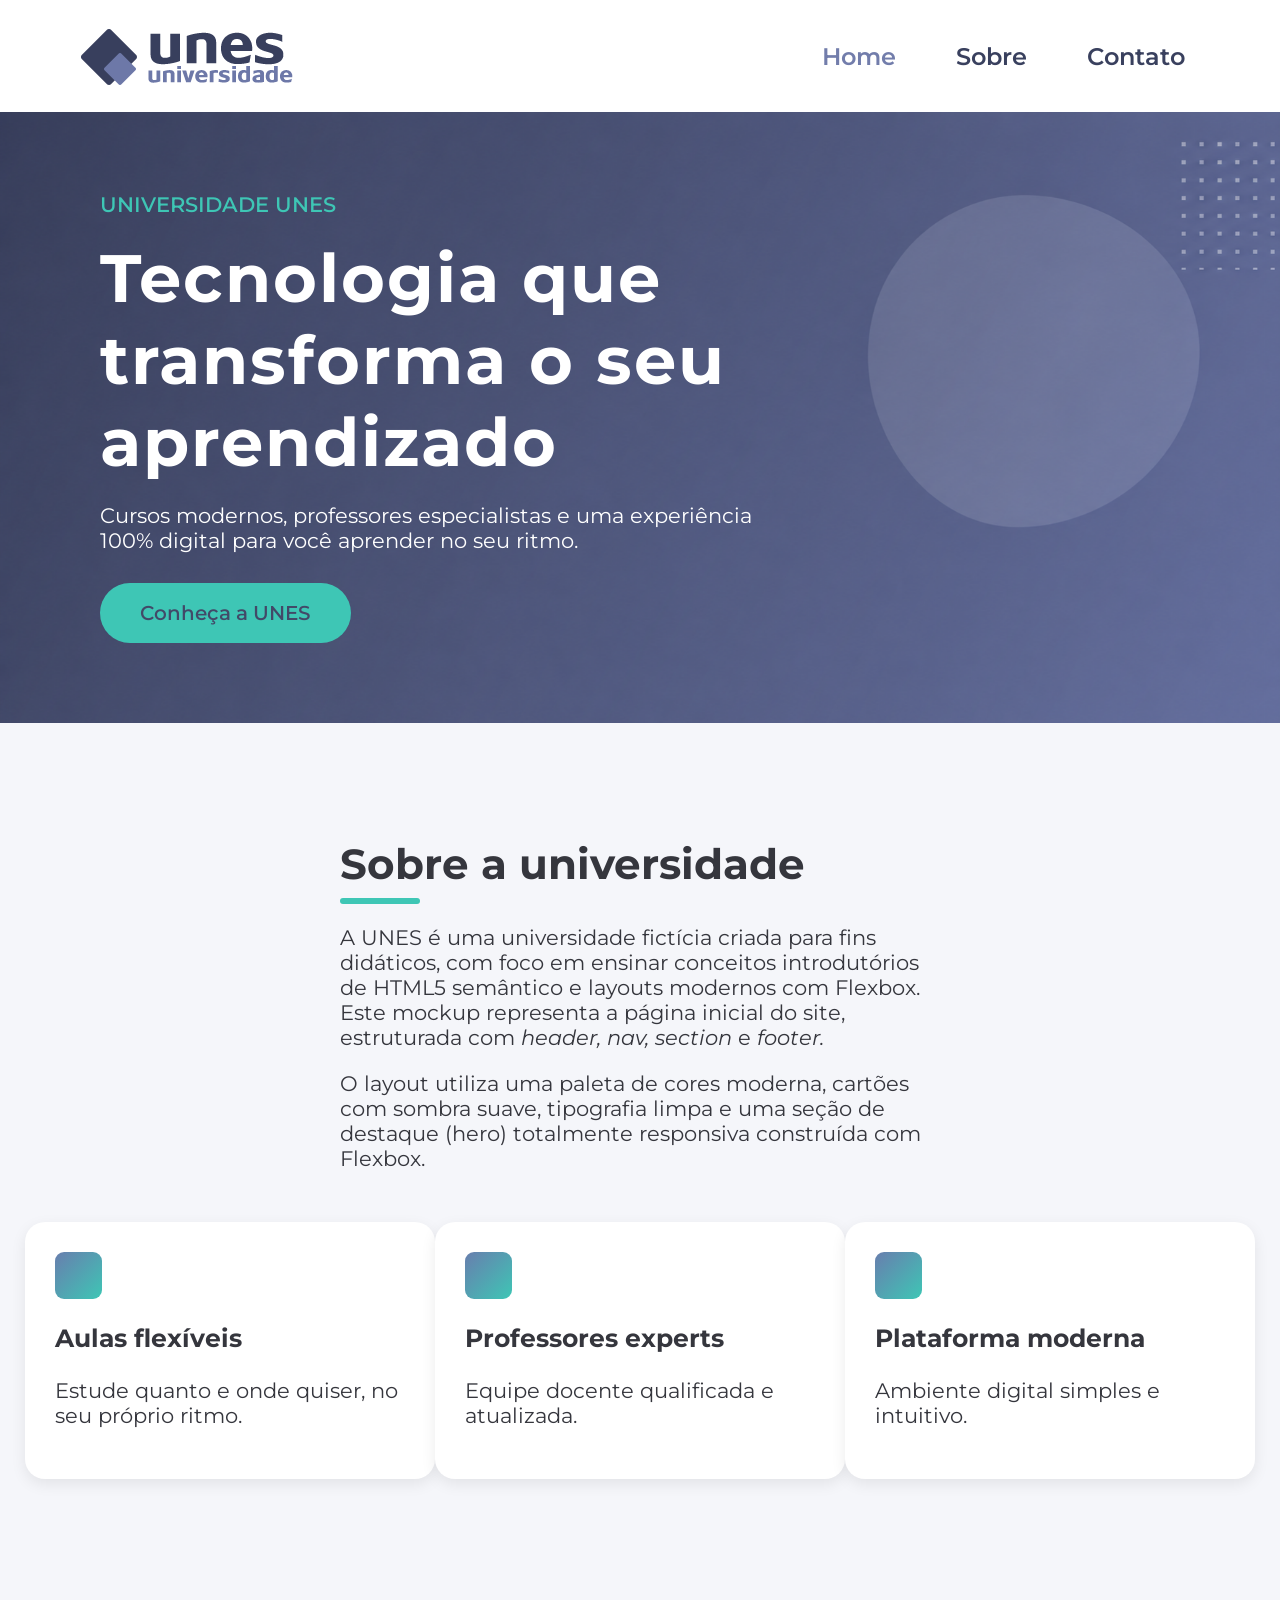
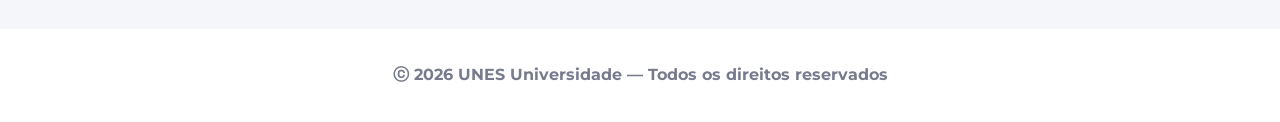
<file: index.html>
<!DOCTYPE html>
<html lang="pt-br">
<head>
    <meta charset="UTF-8">
    <meta name="viewport" content="width=device-width, initial-scale=1.0">
    <link rel="stylesheet" href="./css/style.css">
    <link rel="icon" type="image/x-icon" href="./imagens/icon.ico">
    <link rel="preconnect" href="https://fonts.googleapis.com">
    <link rel="preconnect" href="https://fonts.gstatic.com" crossorigin>
    <link href="https://fonts.googleapis.com/css2?family=Montserrat:wght@300;400;500;600;700;800;900&display=swap" rel="stylesheet">
    <title>Página Inicial | UNES Universidade</title>
</head>
<body>
    <header>
        <nav>
            <ul>
                <li class="logo"><a href="index.html"><img src="./imagens/logo.png" alt="UNES Universidade"></a></li>
                <li><a href="index.html" class="pagina-atual">Home</a></li>
                <li><a href="quemsomos.html">Sobre</a></li>
                <li><a href="contato.html">Contato</a></li>
            </ul>
        </nav>
    </header>
    <main>
        <section class="banner-section">
            <span>UNIVERSIDADE UNES</span>
            <h1>Tecnologia que <br> transforma o seu <br> aprendizado</h1>
            <p>Cursos modernos, professores especialistas e uma experiência <br> 100% digital para você aprender no seu ritmo.</p>
            <a href="./quemsomos.html" class="banner-section-button">Conheça a UNES</a>
        </section>
        <section class="sobre-a-universidade">
            <h2 class="h2-titulo">Sobre a universidade</h2>
            <p>A UNES é uma universidade fictícia criada para fins didáticos, com foco em ensinar conceitos introdutórios de HTML5 semântico e layouts modernos com Flexbox. Este mockup representa a página inicial do site, estruturada com <i>header, nav, section</i> e <i>footer.</i></p>
            <p>O layout utiliza uma paleta de cores moderna, cartões com sombra suave, tipografia limpa e uma seção de destaque (hero) totalmente responsiva construída com Flexbox.</p>
        </section>
        <section class="competencias">
            <div class="caixas">
                <article class="caixa">
                    <div class="quadrado"></div>
                    <h3>Aulas flexíveis</h3>
                    <p>Estude quanto e onde quiser, no <br> seu próprio ritmo.</p>
                </article>
                <article class="caixa">
                    <div class="quadrado"></div>
                    <h3>Professores experts</h3>
                    <p>Equipe docente qualificada e <br> atualizada.</p>
                </article>
                <article class="caixa">
                    <div class="quadrado"></div>
                    <h3>Plataforma moderna</h3>
                    <p>Ambiente digital simples e intuitivo.</p>
                </article>
            </div>
        </section>        
    </main>
    <footer>
        <p class="copyright">ⓒ 2026 UNES Universidade — Todos os direitos reservados</p>
    </footer>
</body>
</html>
</file>
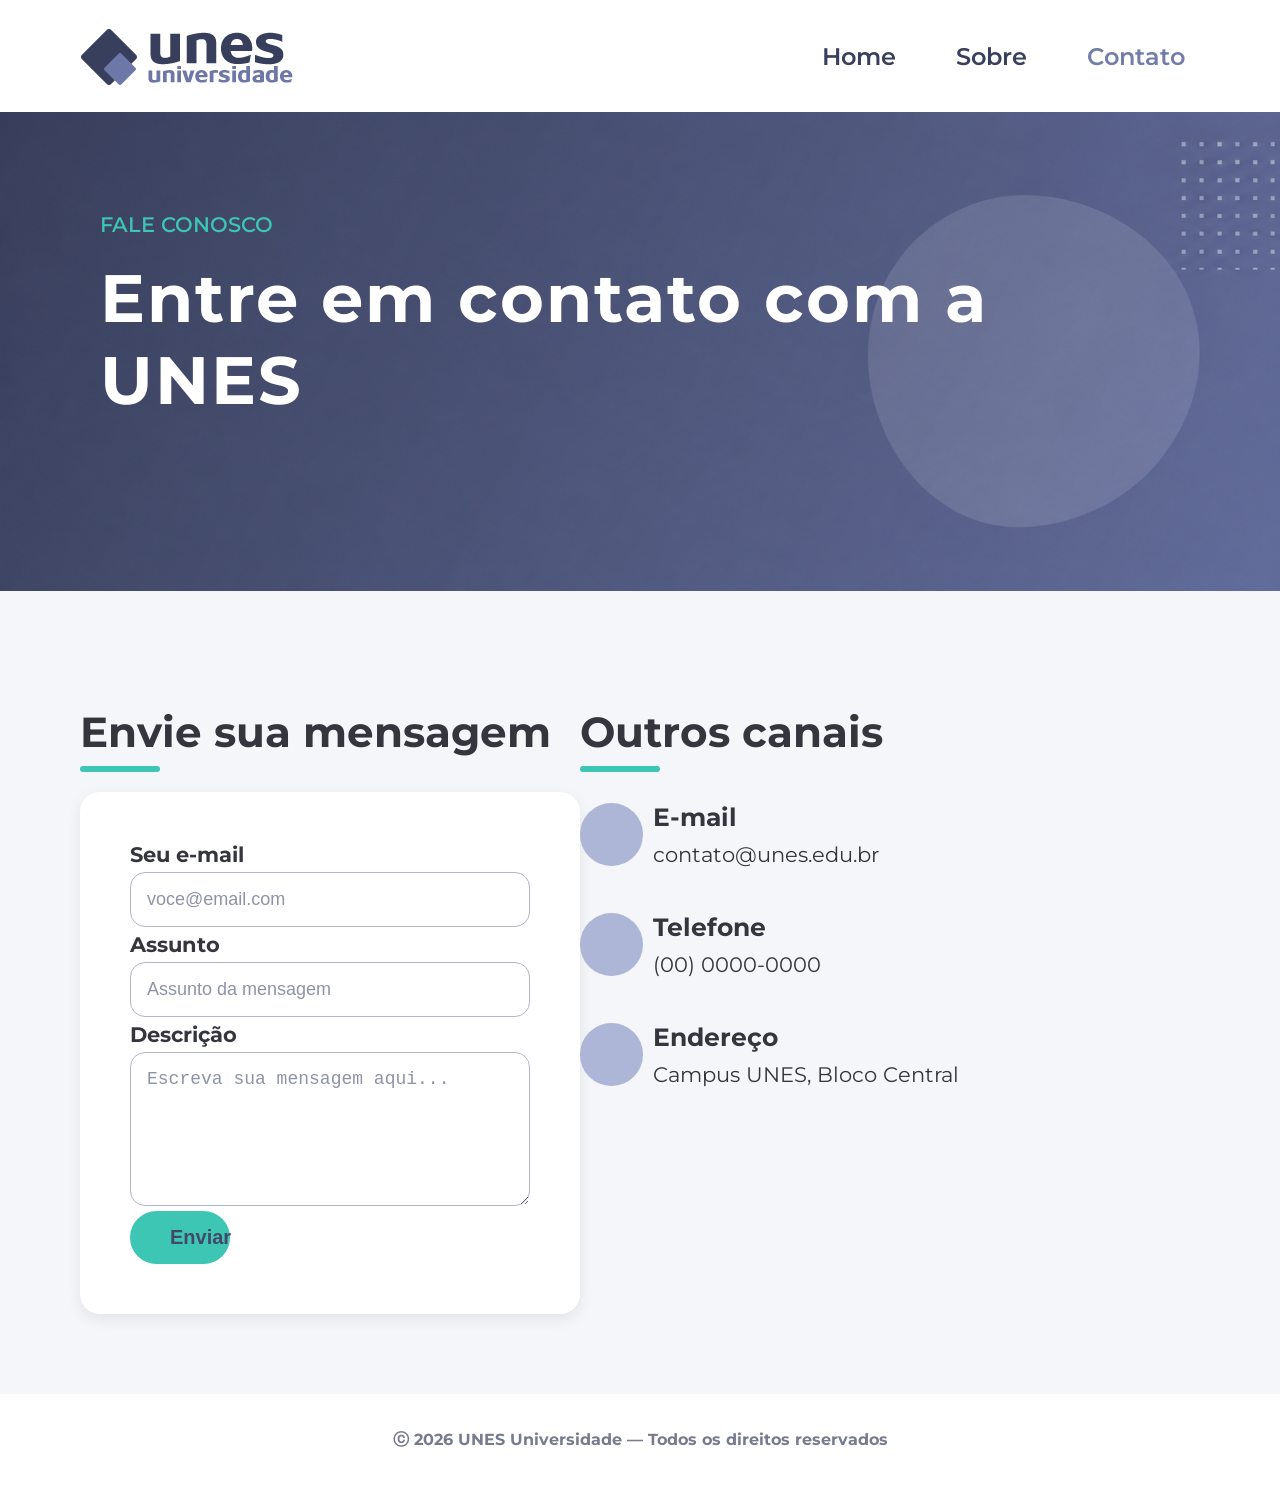
<file: contato.html>
<!DOCTYPE html>
<html lang="pt-br">
<head>
    <meta charset="UTF-8">
    <meta name="viewport" content="width=device-width, initial-scale=1.0">
    <link rel="stylesheet" href="./css/style.css">
    <link rel="icon" type="image/x-icon" href="./imagens/icon.ico">
    <link rel="preconnect" href="https://fonts.googleapis.com">
    <link rel="preconnect" href="https://fonts.gstatic.com" crossorigin>
    <link href="https://fonts.googleapis.com/css2?family=Montserrat:wght@300;400;500;600;700;800;900&display=swap" rel="stylesheet">
    <title>Contato | UNES Universidade</title>
</head>
<body>
    <header>
        <nav>
            <ul>
                <li class="logo"><a href="index.html"><img src="./imagens/logo.png" alt="UNES Universidade"></a></li>
                <li><a href="index.html">Home</a></li>
                <li><a href="quemsomos.html">Sobre</a></li>
                <li><a href="contato.html" class="pagina-atual">Contato</a></li>
            </ul>
        </nav>
    </header>
    <main>
        <section class="banner-section banner-interno">
            <span>FALE CONOSCO</span>
            <h1>Entre em contato com a UNES</h1>
        </section>
        <section>
            <div class="contato-grid">
                <div class="form-coluna">
                    <h2 class="h2-titulo">Envie sua mensagem</h2>
                    <form id="form-contato">
                        <label for="email">Seu e-mail</label>
                        <input type="email" id="email" name="email" placeholder="voce@email.com">
                        <label for="assunto">Assunto</label>
                        <input type="text" id="assunto" name="assunto" placeholder="Assunto da mensagem">
                        <label for="descricao">Descrição</label>
                        <textarea id="descricao" name="descricao" placeholder="Escreva sua mensagem aqui..."></textarea>
                        <button type="submit" class="banner-section-button" id="form-button">Enviar</button>                      
                    </form>
                </div>
                <div class="canais-coluna">
                    <h2 class="h2-titulo">Outros canais</h2>
                    <ul class="lista-canais">
                        <li>
                            <div class="icone-canal"></div>
                            <div>
                                <h3>E-mail</h3>
                                <p class="p-canais">contato@unes.edu.br</p>
                            </div>
                        </li>
                        <li>
                            <div class="icone-canal"></div>
                            <div>
                                <h3>Telefone</h3>
                                <p class="p-canais">(00) 0000-0000</p>
                            </div>
                        </li>
                        <li>
                            <div class="icone-canal"></div>
                            <div>
                                <h3>Endereço</h3>
                                <p class="p-canais">Campus UNES, Bloco Central</p>
                            </div>
                        </li>
                    </ul>
                </div>
            </div>
        </section>
    </main>
    <footer>
        <p class="copyright">ⓒ 2026 UNES Universidade — Todos os direitos reservados</p>
    </footer>
    <script>
        const formulario = document.getElementById("form-contato");
        formulario.addEventListener("submit", function(event) {
            event.preventDefault();
            alert("Mensagem enviada!");
        });
    </script>  
</body>
</html>
</file>
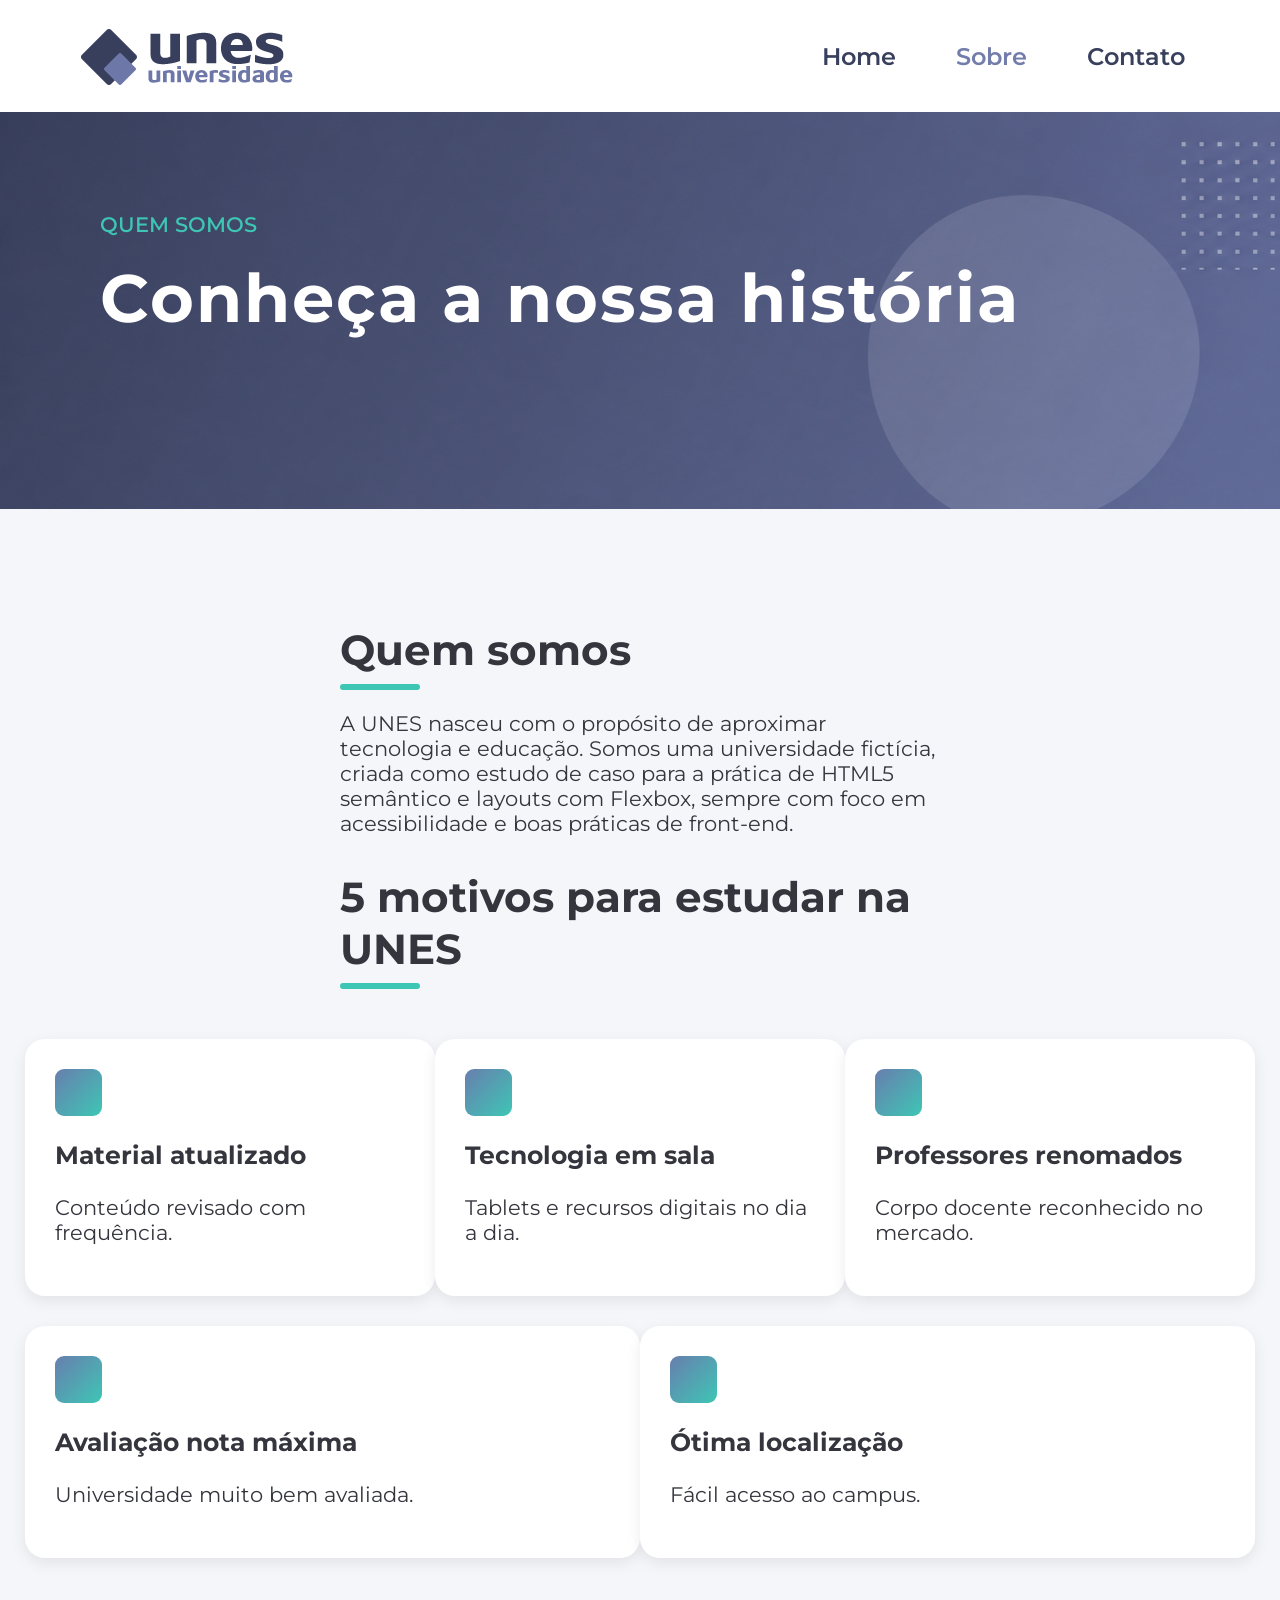
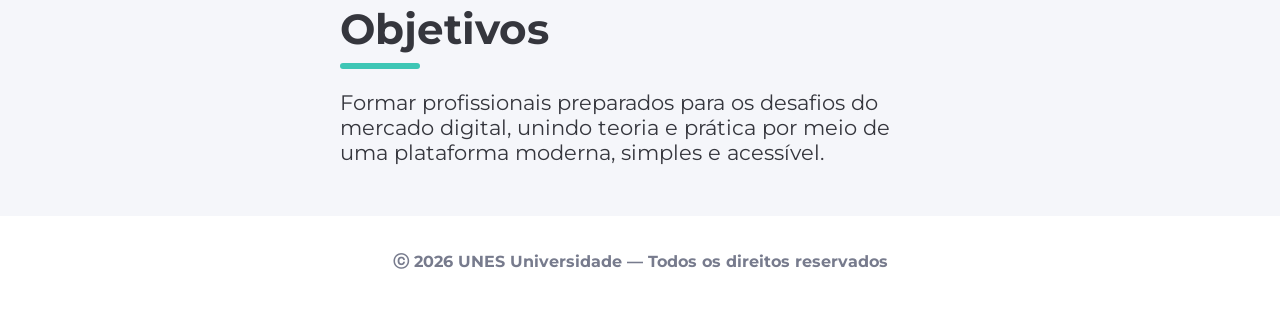
<file: quemsomos.html>
<!DOCTYPE html>
<html lang="pt-br">
<head>
    <meta charset="UTF-8">
    <meta name="viewport" content="width=device-width, initial-scale=1.0">
    <link rel="stylesheet" href="./css/style.css">
    <link rel="icon" type="image/x-icon" href="./imagens/icon.ico">
    <link rel="preconnect" href="https://fonts.googleapis.com">
    <link rel="preconnect" href="https://fonts.gstatic.com" crossorigin>
    <link href="https://fonts.googleapis.com/css2?family=Montserrat:wght@300;400;500;600;700;800;900&display=swap" rel="stylesheet">
    <title>Quem somos | UNES Universidade</title>
</head>
<body>
    <header>
        <nav>
            <ul>
                <li class="logo"><a href="index.html"><img src="./imagens/logo.png" alt="UNES Universidade"></a></li>
                <li><a href="index.html">Home</a></li>
                <li><a href="quemsomos.html" class="pagina-atual">Sobre</a></li>
                <li><a href="contato.html">Contato</a></li>
            </ul>
        </nav>
    </header>
    <main>
        <section class="banner-section banner-interno">
            <span class="subtitulo-span">QUEM SOMOS</span>
            <h1>Conheça a nossa história</h1>
        </section>
        <section class="sobre-a-universidade">
            <h2 class="h2-titulo">Quem somos</h2>
            <p>A UNES nasceu com o propósito de aproximar tecnologia e educação. Somos uma universidade fictícia, criada como estudo de caso para a prática de HTML5 semântico e layouts com Flexbox, sempre com foco em acessibilidade e boas práticas de front-end.</p>
            <h2 class="h2-titulo">5 motivos para estudar na UNES</h2>
        </section>
        <section class="motivos">
            <div class="motivos-row cima">
                <article class="caixa">
                    <div class="quadrado"></div>
                    <h3>Material atualizado</h3>
                    <p>Conteúdo revisado com frequência.</p>
                </article>
                <article class="caixa">
                    <div class="quadrado"></div>
                    <h3>Tecnologia em sala</h3>
                    <p>Tablets e recursos digitais no dia a dia.</p>
                </article>
                <article class="caixa">
                    <div class="quadrado"></div>
                    <h3>Professores renomados</h3>
                    <p>Corpo docente reconhecido no mercado.</p>
                </article>
            </div>
            <div class="motivos-row baixo">
                <article class="caixa">
                    <div class="quadrado"></div>
                    <h3>Avaliação nota máxima</h3>
                    <p>Universidade muito bem avaliada.</p>
                </article>
                <article class="caixa">
                    <div class="quadrado"></div>
                    <h3>Ótima localização</h3>
                    <p>Fácil acesso ao campus.</p>
                </article>
            </div>
        </section>
        <div class="sobre-a-universidade" id="objetivos">
            <h2 class="h2-titulo">Objetivos</h2>
                <p>Formar profissionais preparados para os desafios do mercado digital, unindo teoria e prática por meio de uma plataforma moderna, simples e acessível.</p> 
        </div>        
    </main>
    <footer>
        <p class="copyright">ⓒ 2026 UNES Universidade — Todos os direitos reservados</p>
    </footer>
</body>
</html>
</file>
<file: css/style.css>
body {
    margin: 0;
    font-family: 'Montserrat', sans-serif;
    overflow-x: hidden;
    color: #35363d;
}

p {
    margin-left: 0;
    margin-right: 0;
}

/* header/nav   */

header {
    margin: 0;
    padding: 0;
    border: none;
    background-color: white;
}

nav ul {
    display: flex;
    align-items: center;
    list-style: none;
    margin: 0;
    padding: 27.5px;
    padding-left: 80px;
    padding-right: 80px;
    font-size: 20px;
    font-weight: lighter;
    margin-right: 15px;
    gap: 60px;
}

.logo {
    margin-right: auto;
}

ul li a {
    display: flex;
    align-items: center;
    justify-content: center;
    color: #39405e;
    text-decoration-color: transparent;
    transition: text-decoration-color .075s ease-in-out;
    text-underline-offset: 8px;
    text-decoration-thickness: 4px;
    font-size: 24px;
    font-weight: 600;
}

ul li a:hover{
    text-decoration: underline;
    text-decoration-color: #3ec6b5;
    text-decoration-thickness: 4px;
}

.pagina-atual {
    color: #727dab;
}

/* banner */

.banner-section {
    background-image: url("../imagens/fundo.png");
    background-size: cover;
    background-position: center 0px;
    background-repeat: no-repeat;
    padding-left: 100px;
    color: white;
}

.banner-section h1 {
    font-size: 67px;
    font-weight: bolder;
    margin: 20px 0px 20px;
    letter-spacing: 2px;
}

.banner-section span {
    color: #3ec6b5;
    font-weight: 550;
}

.banner-section p {
    margin: 0px 0px 30px 0px;
}

.banner-section a {
    text-decoration: none;
    color: #424968;
}

.banner-section-button {
    display: inline-block;
    color: #424968;
    font-size: 20px;
    padding: 18px 40px 18px 40px;
    background-color: #3ec6b5;
    border-radius: 30px;
    font-weight: 550;
    border: none;
    cursor: pointer;
    transition: transform 0.2s ease-in-out;
}

.banner-section-button:hover {
    transform: scale(1.025);
}

.banner-interno {
    padding-top: 100px;
    padding-bottom: 150px;
}

/* títulos e sections */

section {
    background-color: #f5f6fa;
    margin: 0;
    padding: 80px;
    padding-right: 200px;
    font-size: 21px;
}

.sobre-a-universidade {
    background-color: #f5f6fa;
    margin: 0 auto;
    padding: 80px 340px 30px 340px;
}

main img {
    display: block;
    width: 100%;
    height: 720px;
    object-fit: cover;
}

.h2-titulo {
    margin-bottom: 20px;
    font-size: 42px;
    font-weight: 700;
}

.h2-titulo::after {
    content: "";
    display: block;
    width: 80px;
    height: 6px;
    background-color: #3ec6b5;
    margin-top: 8px;
    border-radius: 5px;
}

/* cards */

.caixas {
    display: flex;
    justify-content: center;
}

.caixa {
    background-color: white;
    padding: 30px;
    border-radius: 20px;
    box-shadow: 0 5px 15px rgba(0, 0, 0, 0.08);
    width: 350px;
}

.quadrado {
    width: 47px;
    height: 47px;
    border-radius: 9px;
    background: linear-gradient(135deg, #687eae, #3ec6b5);
    margin-bottom: 15px;
}

.competencias {
    padding: 0;
    padding-left: 0;
    padding-right: 0;
    padding-bottom: 150px;
}

/* formulário contato */

#form-contato {
    display: flex;
    flex-direction: column;
    gap: 5px;
    background-color: white;
    padding: 50px;
    border-radius: 20px;
    box-shadow: 0 5px 15px rgba(0, 0, 0, 0.08);
    font-weight: bold;
}

.contato-grid {
    display: flex;
    align-items: flex-start;
}

.form-coluna, .canais-coluna {
    flex: 1;
}

.lista-canais {
    list-style: none;
    margin: 0;
    padding: 0;
    flex-direction: column;
    align-items: flex-start;
    display: flex;
    gap: 25px;
}

.lista-canais li {
    display: flex;
    align-items: center;
}

.icone-canal {
    width: 62.5px;
    height: 62.5px;
    min-width: 62.5px;
    border-radius: 50%;
    background-color: #aeb6d8;
}

input, textarea {
    border: 1px solid #b1b6c9;
    font-size: 18px;
    padding: 16px;
    border-radius: 15px;
}

textarea {
    height: 120px;
}

input::placeholder, textarea::placeholder {
    color: #8e93a8;
}

#form-button {
    width: 25%;
    padding-top: 15px;
    padding-bottom: 15px;
}

.lista-canais h3, .lista-canais p {
    margin: 10px;
}

.p-canais {
    margin-left: 10px;
}

/* quemsomos.html */

#objetivos {
    padding-top: 10px;
    font-size: 21px;
}

.motivos {
    padding-left: 0;
    padding-right: 0;
    padding-top: 0;
    padding-bottom: 0;
}

.motivos-row {
    display: flex;
    width: 1230px;
    margin: 0 auto;
    margin-top: 0;
    margin-bottom: 0;
}

.cima {
    gap: 0;
    padding-bottom: 30px;
}

.baixo {
    gap: 0;
}

.cima .caixa {
    flex: 1;
}

.baixo .caixa {
    flex: 1;
}

/* footer */

footer {
    text-align: center;
}

.copyright {
    color: #777b8d;
    padding-top: 20px;
    padding-bottom: 20px;
    font-weight: bold;
}
</file>
